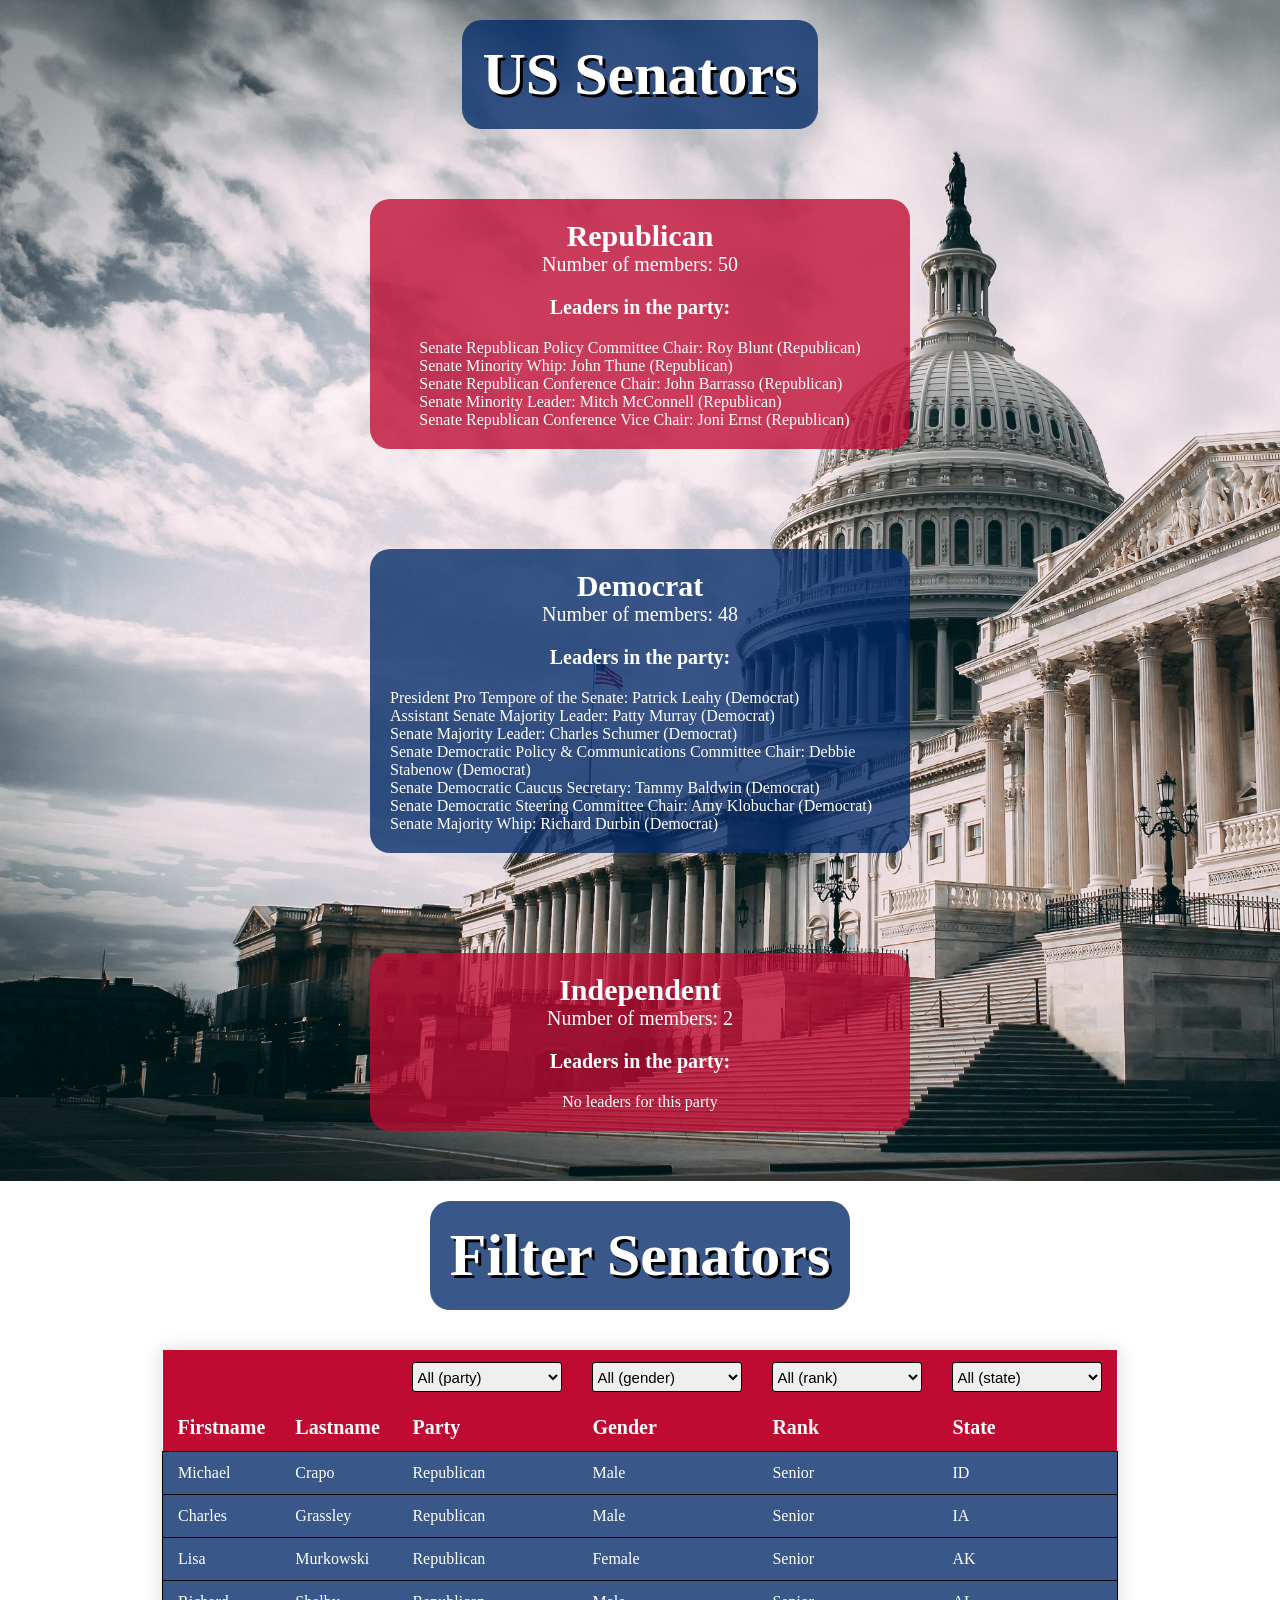
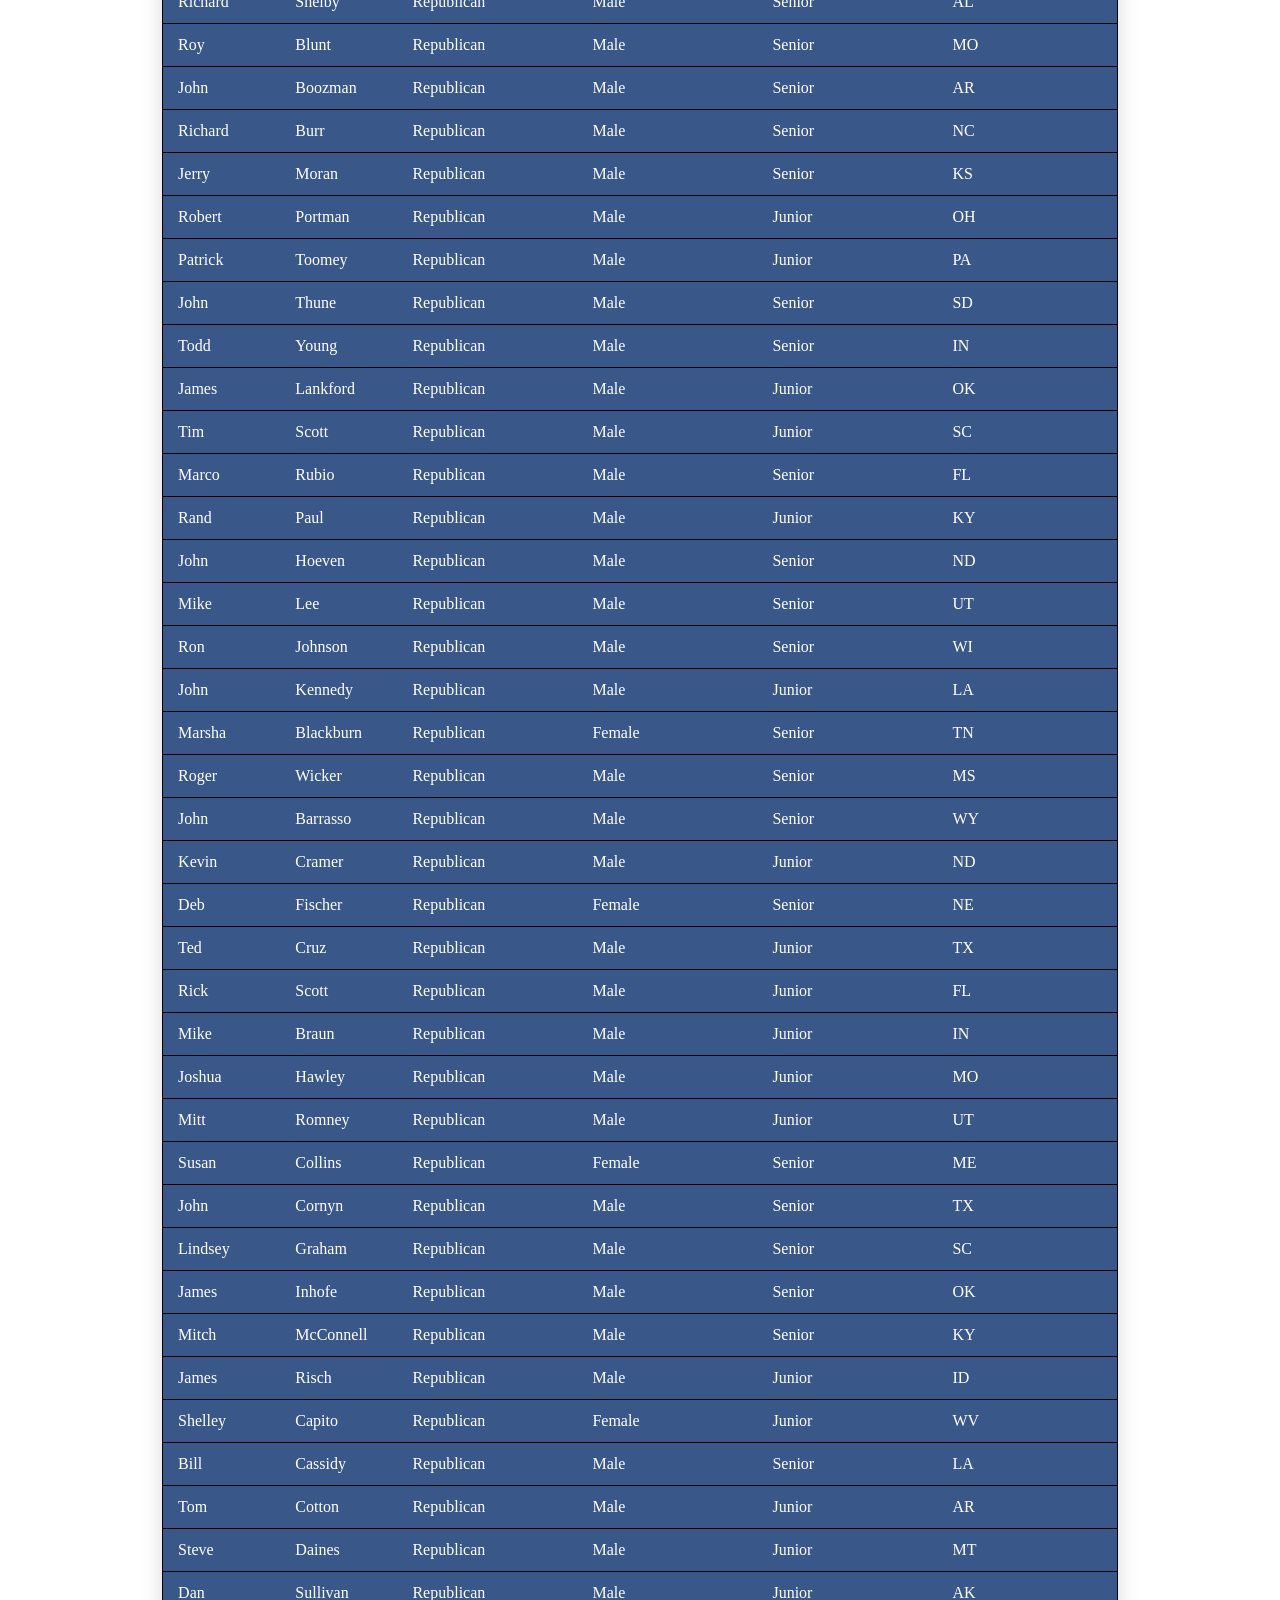
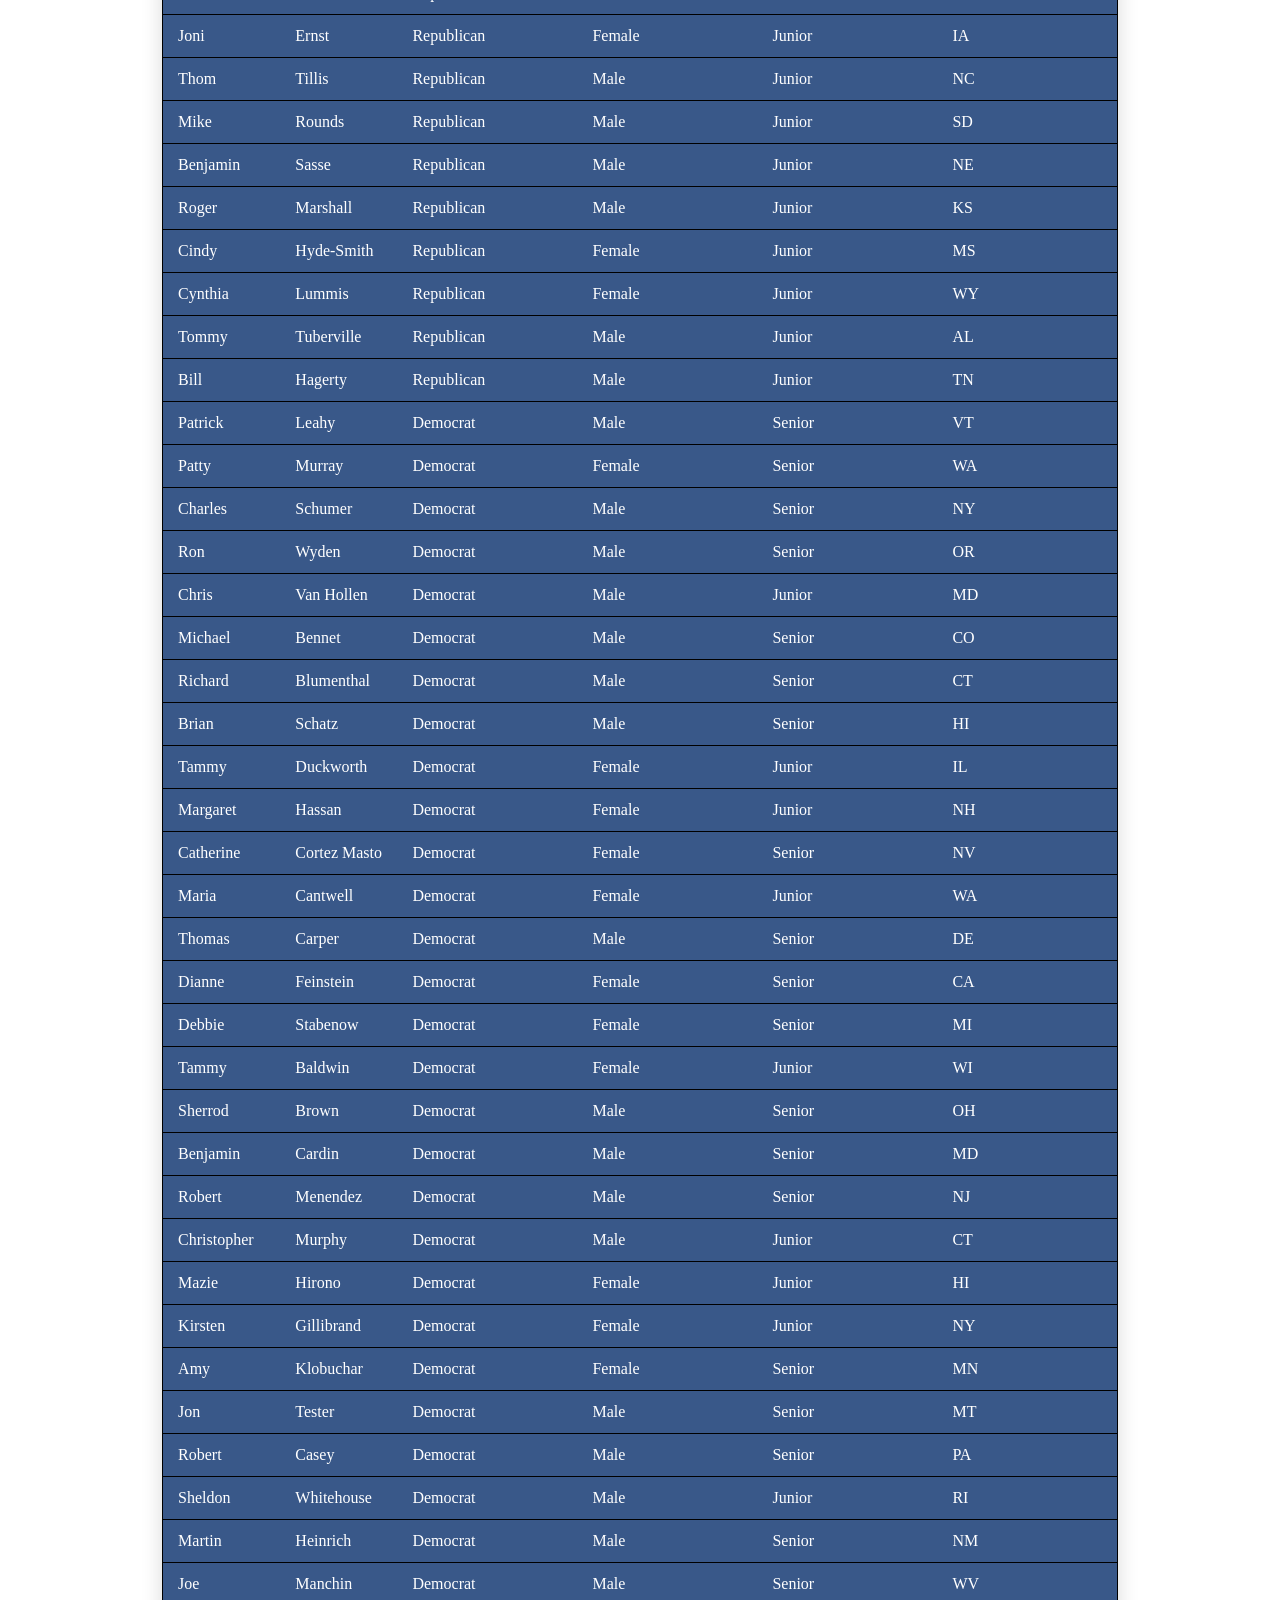
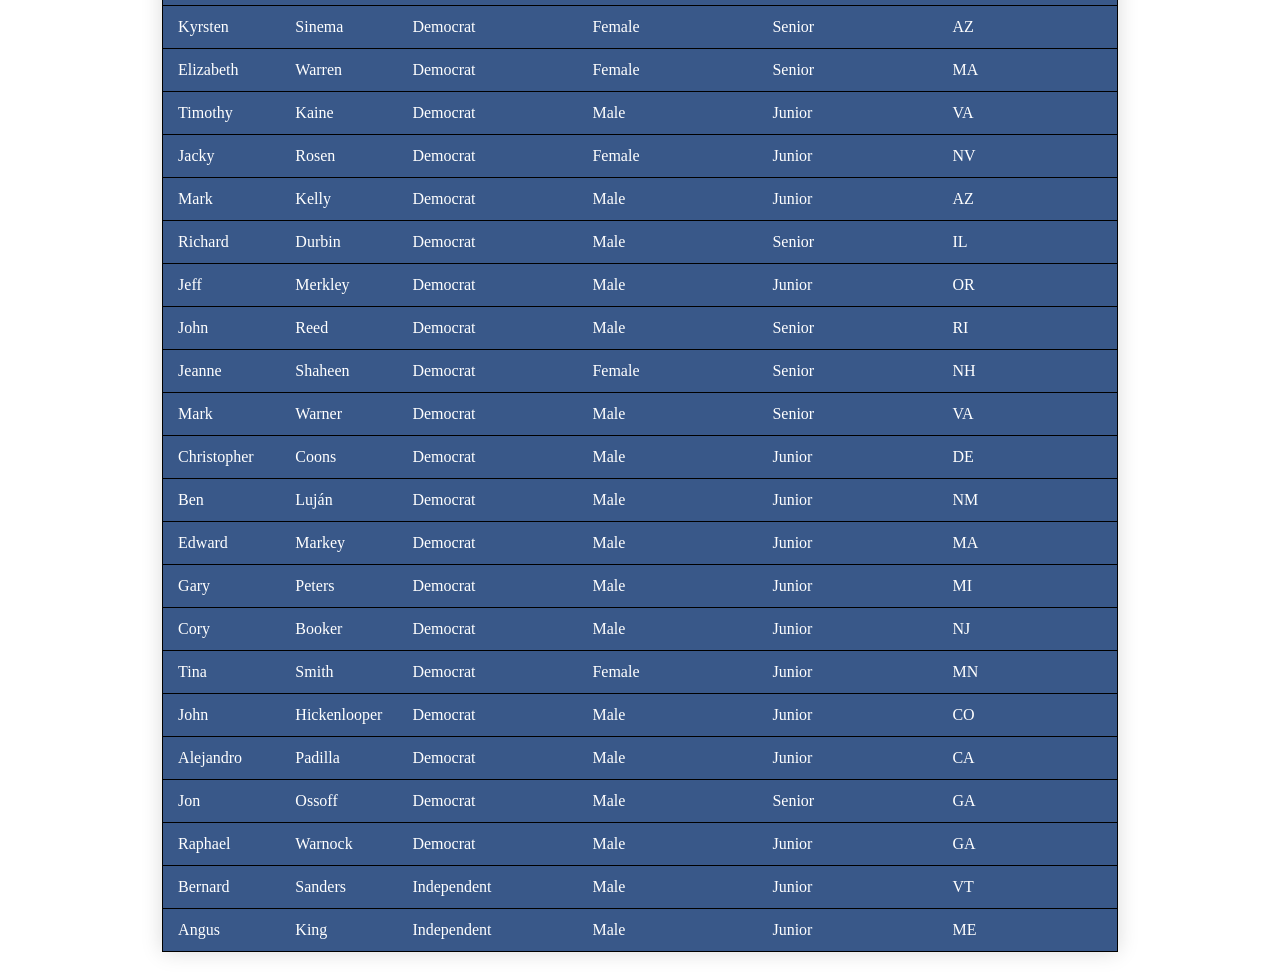
<file: index.html>
<!DOCTYPE html>
<html lang="en">
<head>
  <meta charset="UTF-8">
  <meta name="viewport" content="width=device-width, initial-scale=1.0">
  <title>Senators</title>
  <link rel="stylesheet" href="style.css">
  <link rel="stylesheet" href="https://cdnjs.cloudflare.com/ajax/libs/font-awesome/4.7.0/css/font-awesome.min.css">
  <link rel="stylesheet" href="https://cdnjs.cloudflare.com/ajax/libs/font-awesome/6.4.2/css/all.min.css" integrity="sha512-z3gLpd7yknf1YoNbCzqRKc4qyor8gaKU1qmn+CShxbuBusANI9QpRohGBreCFkKxLhei6S9CQXFEbbKuqLg0DA==" crossorigin="anonymous" referrerpolicy="no-referrer" />

</head>
<body>
  <section id="LeadersParties">
    <h1 class="titles">US Senators</h1>
    <div id="parties">
      <div id="reps" class="red">
        <h1></h1>
        <p class="numSen"></p>
        <h2 id="partyHeaderRep"></h2>
        <ul id="repLeaders"></ul>
      </div>
      <div id="dems" class="blue">
        <h1></h1>
        <p class="numSen"></p>
        <h2 id="partyHeaderDem"></h2>
        <ul id="demLeaders"></ul>
      </div>
      <div id="indep" class="red">
        <h1></h1>
        <p class="numSen"></p>
        <h2 id="partyHeaderInd"></h2>
        <ul id="indLeaders"></ul>
      </div>
    </div>
  </section>
  <section id="allsenatorsSection">
    <h1 class="titles">Filter Senators</h1>
    <table id="allsenatorsTable">
      <thead>
        <tr>
          <th></th>
          <th></th>
          <th>
            <select id="selectParty" onchange="filter()">
              <option value="">All (party)</option>
            </select>
          </th>
          <th>
            <select id="selectGender" onchange="filter()">
              <option value="">All (gender)</option>
            </select>
          </th>
          <th>
            <select id="selectRank" onchange="filter()">
              <option value="">All (rank)</option>
            </select>
          </th>
          <th>
            <select id="selectState" onchange="filter()">
              <option value="">All (state)</option>
            </select>
          </th>
        </tr>
        <tr id="attributes">
          <th>Firstname</th>
          <th>Lastname</th>
          <th>Party</th>
          <th>Gender</th>
          <th>Rank</th>
          <th>State</th>
        </tr>
      </thead>
      <tbody id="allsenators">
      </tbody>
    </table>
    <p id="error"></p>
  </section>
  <section id="detailsSection">
    <div id="detailsDiv">
      <label for="checkInput" class="close-hamburger" onclick="closeDetails()"><i class="fas fa-times"></i></label>
      <div id="details">
        <h2 id="detailsName"></h2>
        <ul id="listofDetails"></ul>
      </div>
  </div>
  </section>
</body>
<script src="./index.js"></script>

</html>
</file>
<file: style.css>
* {
  margin: 0;
  padding: 0;
}

/* Basic html elements and classes */

.titles {
  font-size: 60px;
  padding: 20px;
  margin: 20px;
  color: white;
  text-shadow: 3px 3px black;
  background-color: #002868c6;
  border-radius: 20px;
}

.blue {
  background-color: #002868c6;
}
.red {
  background-color: #bf0a31c6;
}

h1 {
  font-size: 30px;
}
h2 {
  font-size: 20px;
  padding: 20px 0px;
}

li {
  list-style: none;
}

a {
  text-decoration: none;
  color: rgb(177, 174, 174);
}

/* Section for leaders in each party and party counters */

#LeadersParties {
  background-image: url(./senate.jpg);
  background-size: cover;
  background-repeat: no-repeat;
  height: auto;
  min-height: 100vh;
  display: flex;
  flex-direction: column;
  align-items: center;
  justify-content: center;
}

.numSen {
  font-size: 20px;
}

#parties {
  display: flex;
  flex-direction: row;
}
#parties div {
  display: flex;
  width: 500px;
  flex-direction: column;
  justify-content: center;
  align-items: center;
  border-radius: 20px;
  color: white;
  padding: 20px;
  margin: 50px;
}

/* Table section  */

#allsenatorsSection {
  display: flex;
  flex-direction: column;
  align-items: center;
  justify-content: center;
}

#allsenatorsTable {
  margin: 20px;
  display: block;
  overflow-x: auto;
  border-collapse: collapse;
  box-shadow: 0 0 20px rgba(0, 0, 0, 0.15);
}

#allsenatorsTable thead tr {
  background-color: #bf0a31;
  color: #ffffff;
  text-align: left;
  font-size: 20px;
}

#allsenatorsTable th, td {
  padding: 12px 15px;
  color: white;
}

#allsenatorsTable tbody tr{
  background-color: #002868c6;
  border: 1px solid black;
  cursor: pointer;
}
#allsenatorsTable tbody tr:hover {
  background-color: #002868;
}

select {
  width: 100%;
  height: 100%;
  color: black;
  font-size: 15px;
  border: 1px solid black;
  border-radius: 3px;
  width: 10em;
  height: 2em;
}

@media screen and (max-width: 1900px) {
  #parties {
    flex-direction: column;
  }
}
@media screen and (max-width: 1000px) {
  #allsenatorsTable {
    display: block;
    max-width: 100%;
    overflow-x: auto;
    border-collapse: collapse;
    box-shadow: 0 0 20px rgba(0, 0, 0, 0.15);
  }
  #parties div {
    max-width: 300px;
  }
}
/* Details section  */

#detailsDiv {
  display: none;
  color: white;
  position: fixed;
  top: 50%;
  left: 50%;
  transform: translate(-50%, -50%);
  background-color: #002868c6;
  z-index: 1;
  padding: 30px;
  border-radius: 20px;
  border: 2px solid white;
  box-shadow: 3px 3px 6px 3px #ffffff;
}

#details ul li {
  padding: 10px;
}

.close-hamburger {
  cursor: pointer;
  top: 0px;
  left: 0px;
  font-size: 1.5rem;
  border: 1px solid black;
  border-radius: 5%;
}
</file>
